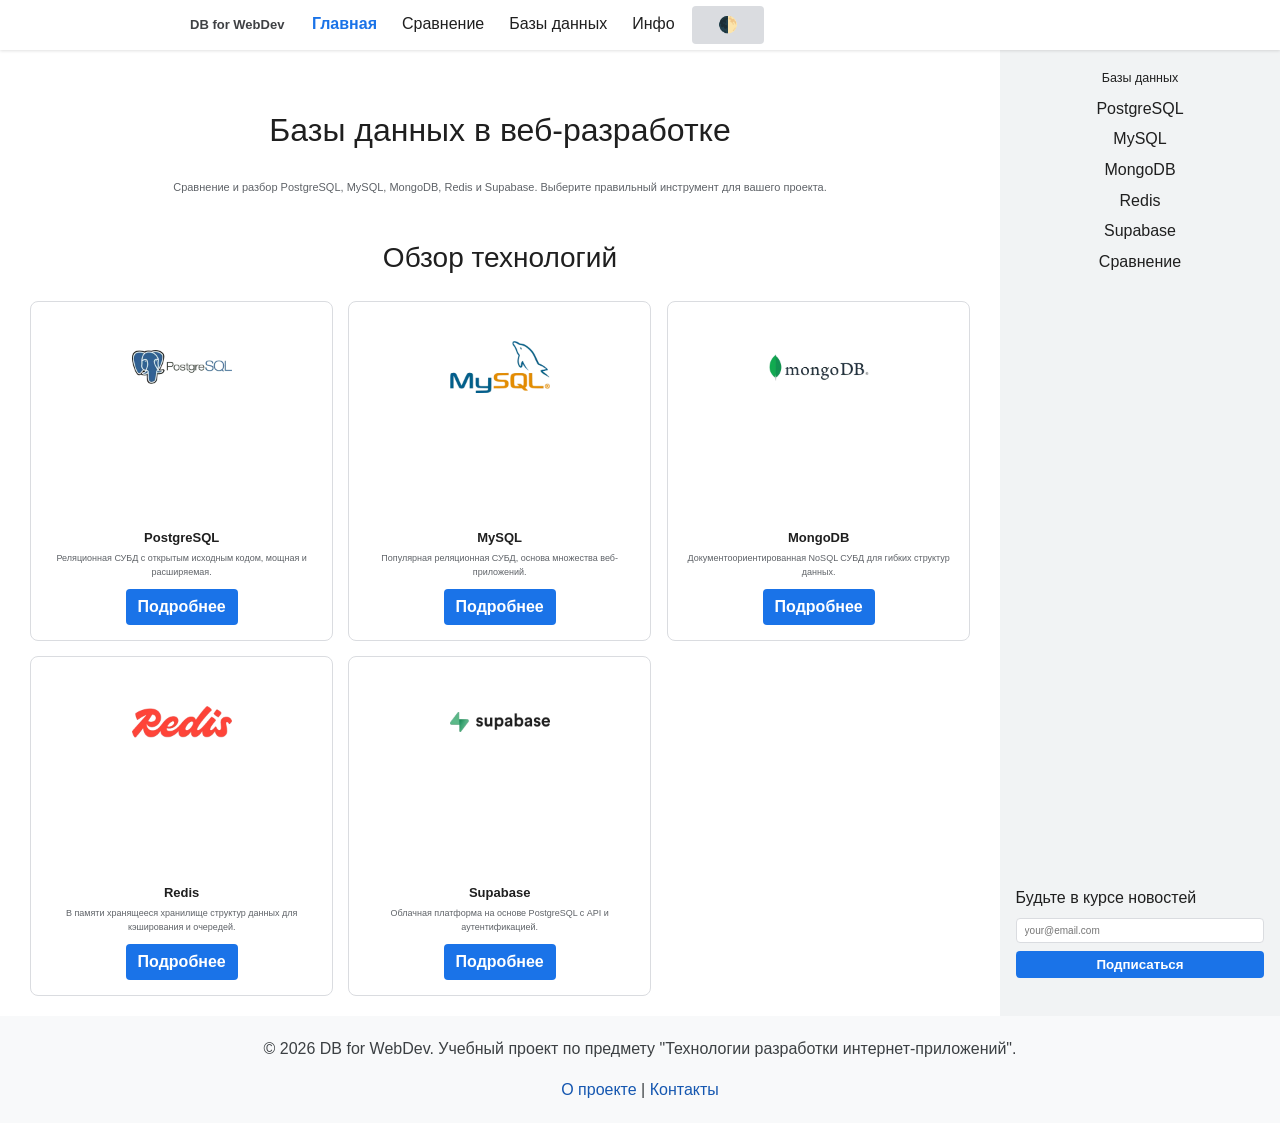
<file: index.html>
<!DOCTYPE html>
<html lang="ru" data-theme="light">
<head>
  <meta charset="UTF-8">
  <meta name="viewport" content="width=device-width, initial-scale=1.0">
  <meta name="description" content="Обзор баз данных для веб-разработки: PostgreSQL, MySQL, MongoDB, Redis, Supabase">
  <title>Базы данных для веба | DB for WebDev</title>

  <link rel="preload" href="assets/css/styles-min.css" as="style">
  <link rel="stylesheet" href="assets/css/styles-min.css">

  <script src="components/app-navbar-min.js" defer></script>
  <script src="components/app-footer-min.js" defer></script>
  <script src="components/info-card-min.js" defer></script>
  <script src="components/contact-form-min.js" defer></script>
  <script src="components/sidebar-content-min.js" defer></script>
  <script>
    (function() {
      const saved = localStorage.getItem('theme');
      const prefersDark = window.matchMedia('(prefers-color-scheme: dark)').matches;
      document.documentElement.setAttribute('data-theme', saved || (prefersDark ? 'dark' : 'light'));
    })();
  </script>
</head>
<body>
  <site-header current-page="home"></site-header>

  <main>
    <section class="hero" style="text-align:center; padding: var(--spacing-lg) 1rem;">
      <h1>Базы данных в веб-разработке</h1>
      <p style="font-size:1.1rem; color:var(--color-text-light); max-width:700px; margin:0 auto;">
        Сравнение и разбор PostgreSQL, MySQL, MongoDB, Redis и Supabase.
        Выберите правильный инструмент для вашего проекта.
      </p>
    </section>

    <section class="databases-grid">
      <div class="container">
        <h2 style="text-align:center;">Обзор технологий</h2>
        <div class="grid">
          <db-card
            data-name="PostgreSQL"
            data-logo-webp="assets/img/postgresql-logo.webp"
            data-logo-fallback="assets/img/postgresql-logo.png"
            data-link="pages/postgresql.html">
            <span slot="description">Реляционная СУБД с открытым исходным кодом, мощная и расширяемая.</span>
          </db-card>

          <db-card
            data-name="MySQL"
            data-logo-webp="assets/img/mysql-logo.webp"
            data-logo-fallback="assets/img/mysql-logo.png"
            data-link="pages/mysql.html">
            <span slot="description">Популярная реляционная СУБД, основа множества веб-приложений.</span>
          </db-card>

          <db-card
            data-name="MongoDB"
            data-logo-webp="assets/img/mongodb-logo.webp"
            data-logo-fallback="assets/img/mongodb-logo.png"
            data-link="pages/mongodb.html">
            <span slot="description">Документоориентированная NoSQL СУБД для гибких структур данных.</span>
          </db-card>

          <db-card
            data-name="Redis"
            data-logo-webp="assets/img/redis-logo.webp"
            data-logo-fallback="assets/img/redis-logo.png"
            data-link="pages/redis.html">
            <span slot="description">В памяти хранящееся хранилище структур данных для кэширования и очередей.</span>
          </db-card>

          <db-card
            data-name="Supabase"
            data-logo-webp="assets/img/supabase-logo.webp"
            data-logo-fallback="assets/img/supabase-logo.png"
            data-link="pages/supabase.html">
            <span slot="description">Облачная платформа на основе PostgreSQL с API и аутентификацией.</span>
          </db-card>
        </div>
      </div>
    </section>
  </main>

  <aside class="sidebar" aria-label="Навигация по базам данных">
    <sidebar-content></sidebar-content>
    <div class="container sidebar-bottom">
      <subscribe-form></subscribe-form>
    </div>
  </aside>

  <site-footer></site-footer>
</body>
</html>
</file>
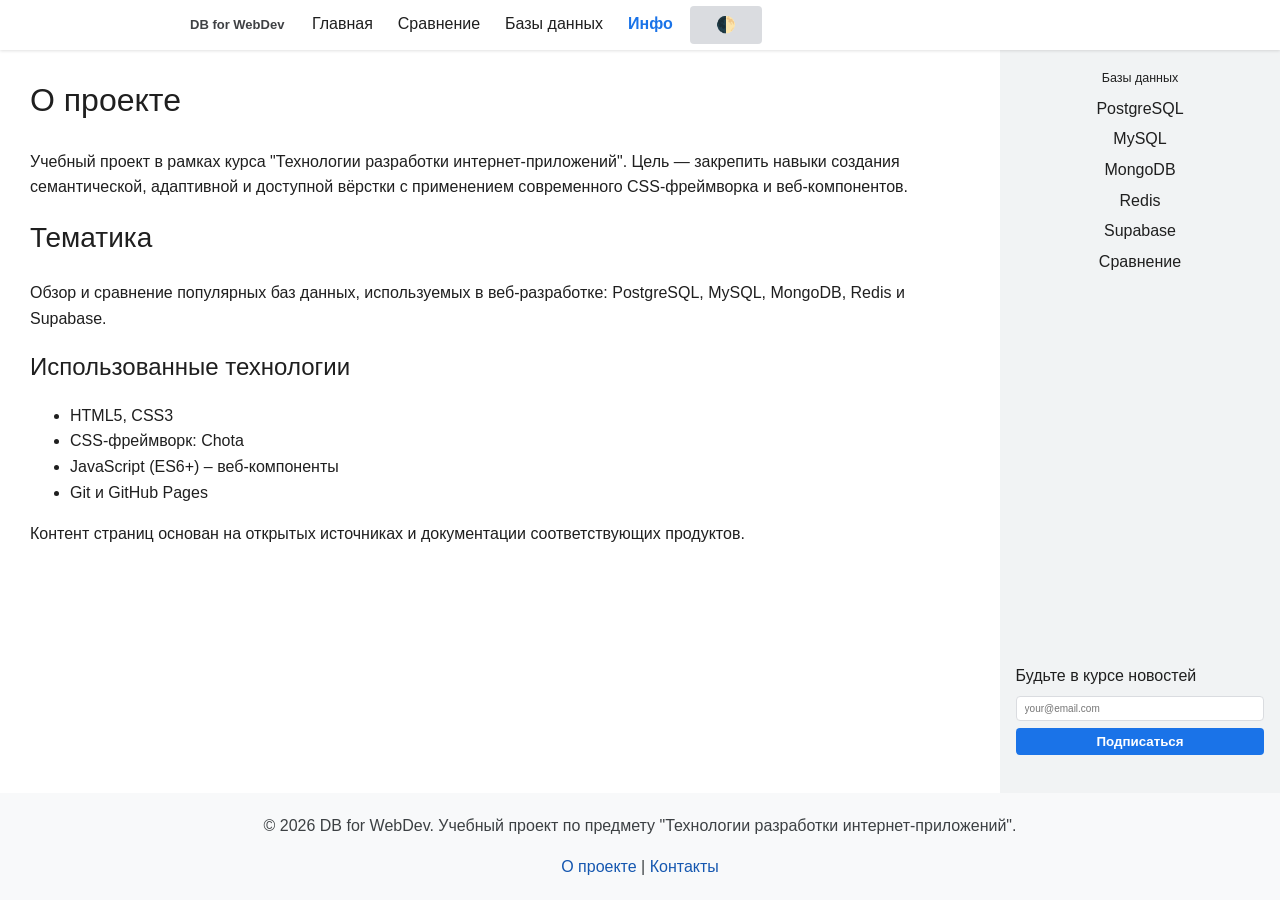
<file: pages/about.html>
<!DOCTYPE html>
<html lang="ru" data-theme="light">
<head>
  <meta charset="UTF-8">
  <meta name="viewport" content="width=device-width, initial-scale=1.0">
  <meta name="description" content="О проекте 'Базы данных в веб-разработке'">
  <title>О проекте | DB for WebDev</title>
  <link rel="preload" href="../assets/css/styles-min.css" as="style">
  <link rel="stylesheet" href="../assets/css/styles-min.css">
  <script src="../components/app-navbar-min.js" defer></script>
  <script src="../components/app-footer-min.js" defer></script>
  <script src="../components/contact-form-min.js" defer></script>
  <script src="../components/sidebar-content-min.js" defer></script>
  <script>
    (function() {
      const saved = localStorage.getItem('theme');
      const prefersDark = window.matchMedia('(prefers-color-scheme: dark)').matches;
      document.documentElement.setAttribute('data-theme', saved || (prefersDark ? 'dark' : 'light'));
    })();
  </script>
</head>
<body>
  <site-header current-page="about"></site-header>

  <main>
    <div class="container">
      <h1>О проекте</h1>
      <p>Учебный проект в рамках курса "Технологии разработки интернет-приложений". Цель — закрепить навыки создания семантической, адаптивной и доступной вёрстки с применением современного CSS‑фреймворка и веб‑компонентов.</p>
      <h2>Тематика</h2>
      <p>Обзор и сравнение популярных баз данных, используемых в веб‑разработке: PostgreSQL, MySQL, MongoDB, Redis и Supabase.</p>
      <h3>Использованные технологии</h3>
      <ul>
        <li>HTML5, CSS3</li>
        <li>CSS‑фреймворк: Chota</li>
        <li>JavaScript (ES6+) – веб‑компоненты</li>
        <li>Git и GitHub Pages</li>
      </ul>
      <p>Контент страниц основан на открытых источниках и документации соответствующих продуктов.</p>
    </div>
  </main>

  <aside class="sidebar" aria-label="Навигация по базам данных">
    <sidebar-content></sidebar-content>
    <div class="container sidebar-bottom">
      <subscribe-form></subscribe-form>
    </div>
  </aside>

  <site-footer></site-footer>
</body>
</html>
</file>
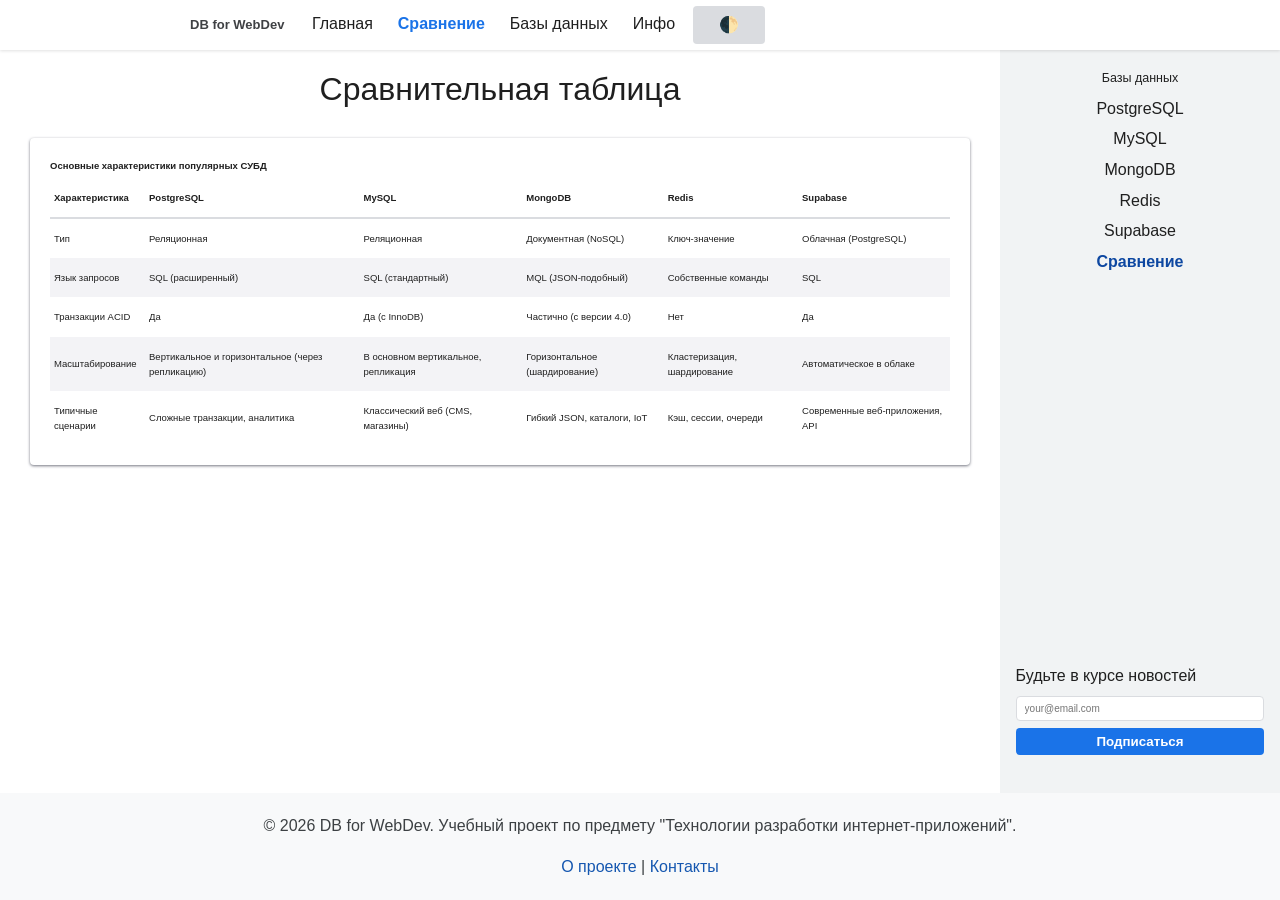
<file: pages/comparison.html>
<!DOCTYPE html>
<html lang="ru" data-theme="light">
<head>
  <meta charset="UTF-8">
  <meta name="viewport" content="width=device-width, initial-scale=1.0">
  <meta name="description" content="Сравнение баз данных: PostgreSQL, MySQL, MongoDB, Redis, Supabase">
  <title>Сравнение баз данных | DB for WebDev</title>
  <link rel="preload" href="../assets/css/styles-min.css" as="style">
  <link rel="stylesheet" href="../assets/css/styles-min.css">
  <script src="../components/app-navbar-min.js" defer></script>
  <script src="../components/app-footer-min.js" defer></script>
  <script src="../components/contact-form-min.js" defer></script>
  <script src="../components/sidebar-content-min.js" defer></script>
  <script>
    (function() {
      const saved = localStorage.getItem('theme');
      const prefersDark = window.matchMedia('(prefers-color-scheme: dark)').matches;
      document.documentElement.setAttribute('data-theme', saved || (prefersDark ? 'dark' : 'light'));
    })();
  </script>
</head>
<body>
  <site-header current-page="comparison"></site-header>

  <main>
    <h1 style="text-align:center; margin-top:0;">Сравнительная таблица</h1>
    <div class="container">
      <div class="card" style="padding: 2rem; overflow-x: auto;">
        <table class="striped" style="font-size: 0.95rem;">
          <caption style="font-weight: 600; margin-bottom: 0.5rem; caption-side: top; text-align: left;">
            Основные характеристики популярных СУБД
          </caption>
          <thead>
            <tr>
              <th scope="col">Характеристика</th>
              <th scope="col">PostgreSQL</th>
              <th scope="col">MySQL</th>
              <th scope="col">MongoDB</th>
              <th scope="col">Redis</th>
              <th scope="col">Supabase</th>
            </tr>
          </thead>
          <tbody>
            <tr>
              <td>Тип</td>
              <td>Реляционная</td>
              <td>Реляционная</td>
              <td>Документная (NoSQL)</td>
              <td>Ключ-значение</td>
              <td>Облачная (PostgreSQL)</td>
            </tr>
            <tr>
              <td>Язык запросов</td>
              <td>SQL (расширенный)</td>
              <td>SQL (стандартный)</td>
              <td>MQL (JSON-подобный)</td>
              <td>Собственные команды</td>
              <td>SQL</td>
            </tr>
            <tr>
              <td>Транзакции ACID</td>
              <td>Да</td>
              <td>Да (с InnoDB)</td>
              <td>Частично (с версии 4.0)</td>
              <td>Нет</td>
              <td>Да</td>
            </tr>
            <tr>
              <td>Масштабирование</td>
              <td>Вертикальное и горизонтальное (через репликацию)</td>
              <td>В основном вертикальное, репликация</td>
              <td>Горизонтальное (шардирование)</td>
              <td>Кластеризация, шардирование</td>
              <td>Автоматическое в облаке</td>
            </tr>
            <tr>
              <td>Типичные сценарии</td>
              <td>Сложные транзакции, аналитика</td>
              <td>Классический веб (CMS, магазины)</td>
              <td>Гибкий JSON, каталоги, IoT</td>
              <td>Кэш, сессии, очереди</td>
              <td>Современные веб-приложения, API</td>
            </tr>
          </tbody>
        </table>
      </div>
    </div>
  </main>

  <aside class="sidebar" aria-label="Навигация по базам данных">
    <sidebar-content current-page="comparison"></sidebar-content>
    <div class="container sidebar-bottom">
      <subscribe-form></subscribe-form>
    </div>
  </aside>

  <site-footer></site-footer>
</body>
</html>
</file>
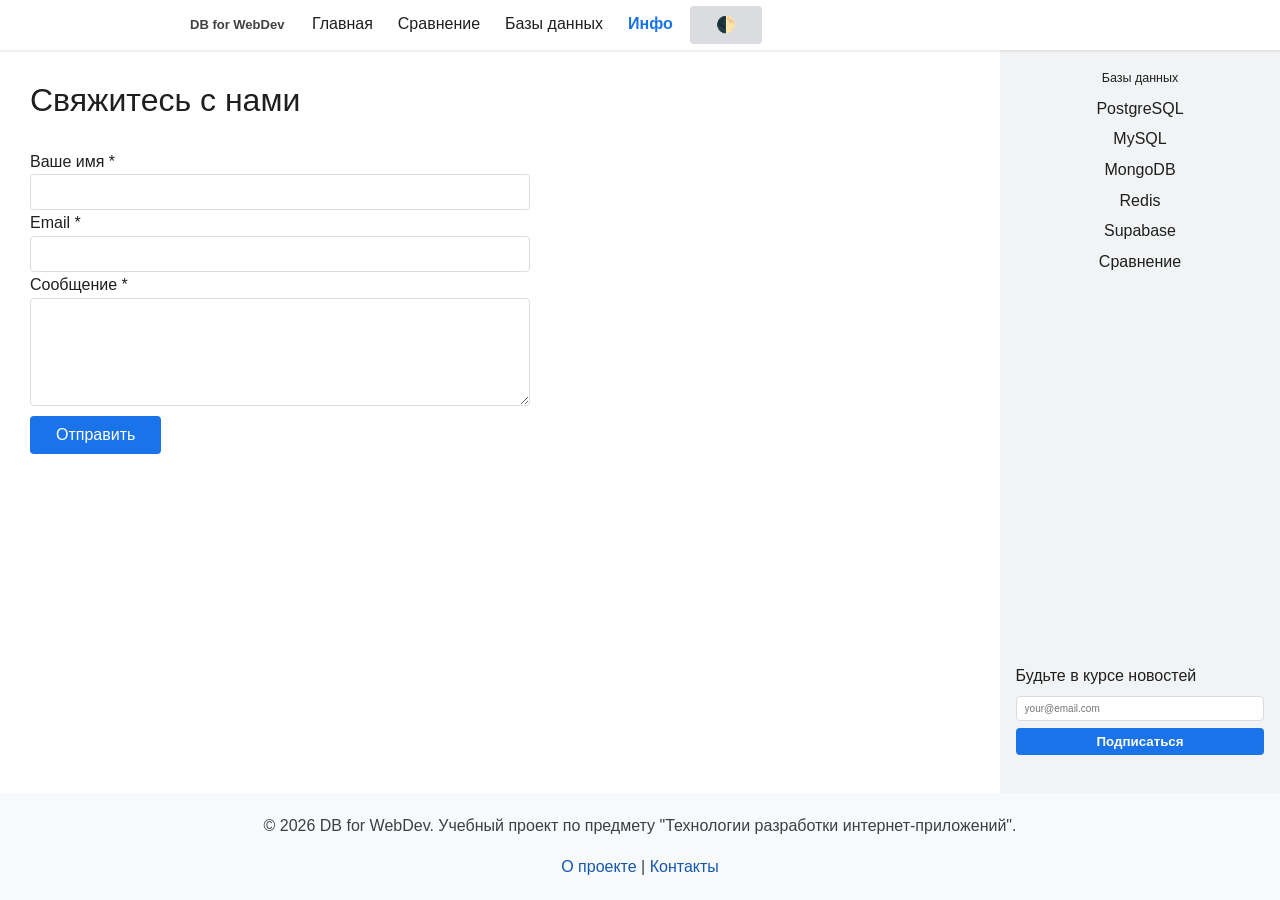
<file: pages/contact.html>
<!DOCTYPE html>
<html lang="ru" data-theme="light">
<head>
  <meta charset="UTF-8">
  <meta name="viewport" content="width=device-width, initial-scale=1.0">
  <meta name="description" content="Обратная связь с автором проекта">
  <title>Контакты | DB for WebDev</title>
  <link rel="preload" href="../assets/css/styles-min.css" as="style">
  <link rel="stylesheet" href="../assets/css/styles-min.css">
  <script src="../components/app-navbar-min.js" defer></script>
  <script src="../components/app-footer-min.js" defer></script>
  <script src="../components/contact-form-min.js" defer></script>
  <script src="../components/app-modal-min.js" defer></script>
  <script src="../components/sidebar-content-min.js" defer></script>
  <script>
    (function() {
      const saved = localStorage.getItem('theme');
      const prefersDark = window.matchMedia('(prefers-color-scheme: dark)').matches;
      document.documentElement.setAttribute('data-theme', saved || (prefersDark ? 'dark' : 'light'));
    })();
  </script>
</head>
<body>
  <site-header current-page="contact"></site-header>

  <main>
    <div class="container">
      <h1>Свяжитесь с нами</h1>
      <form id="contact-form" novalidate style="max-width: 500px;">
        <label for="name">Ваше имя <span aria-hidden="true">*</span></label>
        <input type="text" id="name" name="name" required autocomplete="name" aria-required="true">

        <label for="contact-email">Email <span aria-hidden="true">*</span></label>
        <input type="email" id="contact-email" name="email" required autocomplete="email" aria-required="true">

        <label for="message">Сообщение <span aria-hidden="true">*</span></label>
        <textarea id="message" name="message" rows="5" required aria-required="true"></textarea>

        <button type="submit" class="button primary" style="margin-top: 1rem;">Отправить</button>
        <div id="form-feedback" role="alert" aria-live="polite" style="margin-top: 0.5rem;"></div>
      </form>
    </div>
  </main>

  <aside class="sidebar" aria-label="Навигация по базам данных">
    <sidebar-content></sidebar-content>
    <div class="container sidebar-bottom">
      <subscribe-form></subscribe-form>
    </div>
  </aside>

  <site-footer></site-footer>

  <app-modal id="success-modal">
    <h2 slot="title">Сообщение отправлено</h2>
    <p>Спасибо за ваше сообщение! Мы свяжемся с вами в ближайшее время.</p>
    <button class="button primary" onclick="document.getElementById('success-modal').close()">Закрыть</button>
  </app-modal>

  <script>
    const form = document.getElementById('contact-form');
    const feedback = document.getElementById('form-feedback');
    const modal = document.getElementById('success-modal');
    const nameInput = document.getElementById('name');
    const emailInput = document.getElementById('contact-email');
    const messageInput = document.getElementById('message');

    [nameInput, emailInput, messageInput].forEach(input => {
      input.addEventListener('blur', () => {
        input.classList.add('touched');
      });
      input.addEventListener('input', () => {
        if (input.classList.contains('touched')) {
          input.checkValidity();
        }
      });
    });

    form.addEventListener('submit', function(e) {
      e.preventDefault();
      [nameInput, emailInput, messageInput].forEach(input => input.classList.add('touched'));

      const name = nameInput.value.trim();
      const email = emailInput.value.trim();
      const message = messageInput.value.trim();

      if (!name || !email || !message) {
        feedback.textContent = 'Пожалуйста, заполните все поля.';
        feedback.style.color = '#d93025';
        return;
      }
      const emailPattern = /^[^\s@]+@[^\s@]+\.[^\s@]+$/;
      if (!emailPattern.test(email)) {
        feedback.textContent = 'Введите корректный email адрес.';
        feedback.style.color = '#d93025';
        return;
      }

      if (modal) modal.setAttribute('open', '');
      feedback.textContent = '';
      form.reset();
      [nameInput, emailInput, messageInput].forEach(input => input.classList.remove('touched'));
    });
  </script>
</body>
</html>
</file>
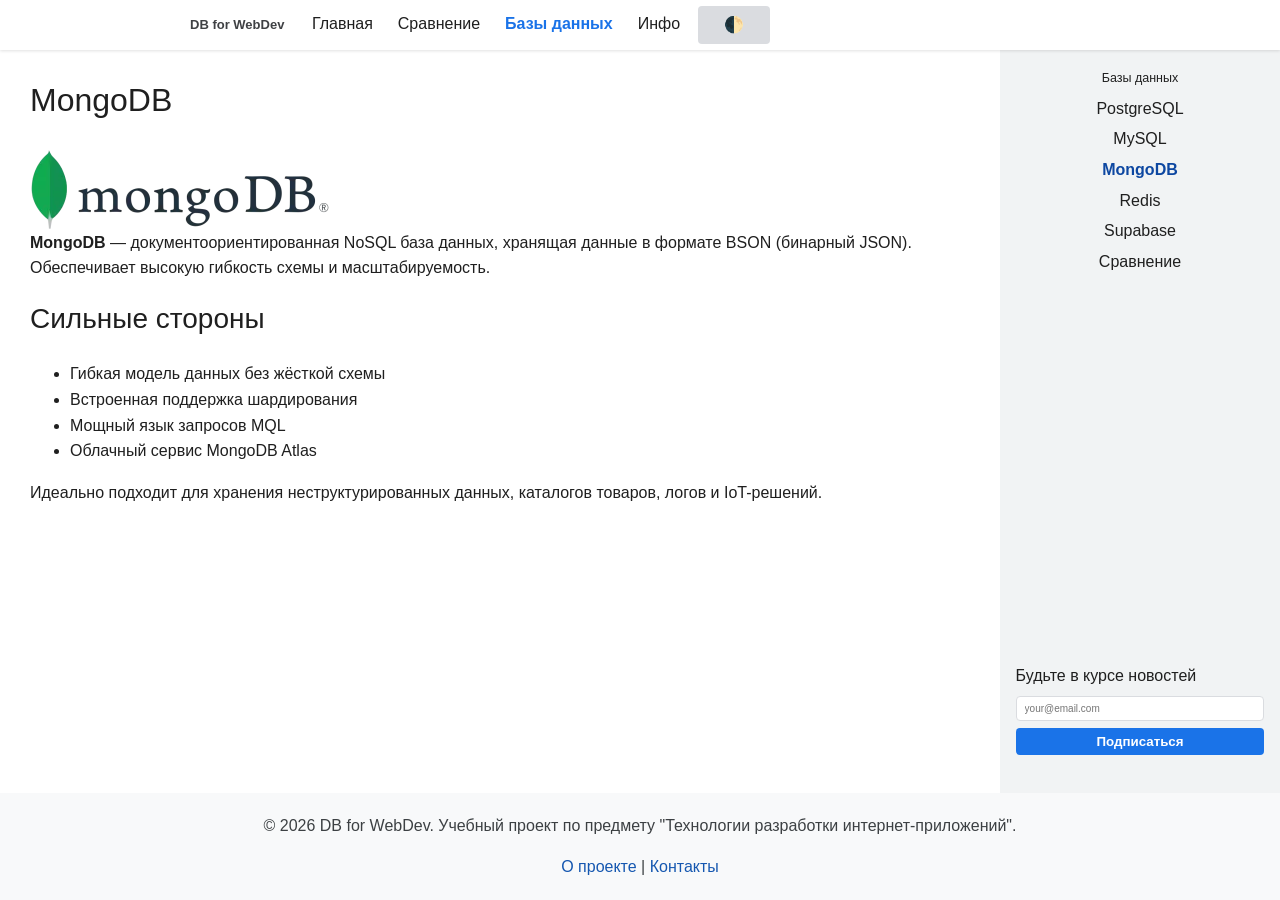
<file: pages/mongodb.html>
<!DOCTYPE html>
<html lang="ru" data-theme="light">
<head>
  <meta charset="UTF-8">
  <meta name="viewport" content="width=device-width, initial-scale=1.0">
  <meta name="description" content="MongoDB — документоориентированная NoSQL СУБД">
  <title>MongoDB | DB for WebDev</title>
  <link rel="preload" href="../assets/css/styles-min.css" as="style">
  <link rel="stylesheet" href="../assets/css/styles-min.css">
  <script src="../components/app-navbar-min.js" defer></script>
  <script src="../components/app-footer-min.js" defer></script>
  <script src="../components/contact-form-min.js" defer></script>
  <script src="../components/sidebar-content-min.js" defer></script>
  <script>
    (function() {
      const saved = localStorage.getItem('theme');
      const prefersDark = window.matchMedia('(prefers-color-scheme: dark)').matches;
      document.documentElement.setAttribute('data-theme', saved || (prefersDark ? 'dark' : 'light'));
    })();
  </script>
</head>
<body>
  <site-header current-page="mongodb"></site-header>

  <main>
    <div class="container">
      <article>
        <h1>MongoDB</h1>
        <picture>
          <source srcset="../assets/img/mongodb-logo.webp" type="image/webp">
          <img src="../assets/img/mongodb-logo.png" alt="Логотип MongoDB" fetchpriority="high" width="300">
        </picture>
        <p><strong>MongoDB</strong> — документоориентированная NoSQL база данных, хранящая данные в формате BSON (бинарный JSON). Обеспечивает высокую гибкость схемы и масштабируемость.</p>
        <h2>Сильные стороны</h2>
        <ul>
          <li>Гибкая модель данных без жёсткой схемы</li>
          <li>Встроенная поддержка шардирования</li>
          <li>Мощный язык запросов MQL</li>
          <li>Облачный сервис MongoDB Atlas</li>
        </ul>
        <p>Идеально подходит для хранения неструктурированных данных, каталогов товаров, логов и IoT-решений.</p>
      </article>
    </div>
  </main>

  <aside class="sidebar" aria-label="Навигация по базам данных">
    <sidebar-content current-page="mongodb"></sidebar-content>
    <div class="container sidebar-bottom">
      <subscribe-form></subscribe-form>
    </div>
  </aside>

  <site-footer></site-footer>
</body>
</html>
</file>
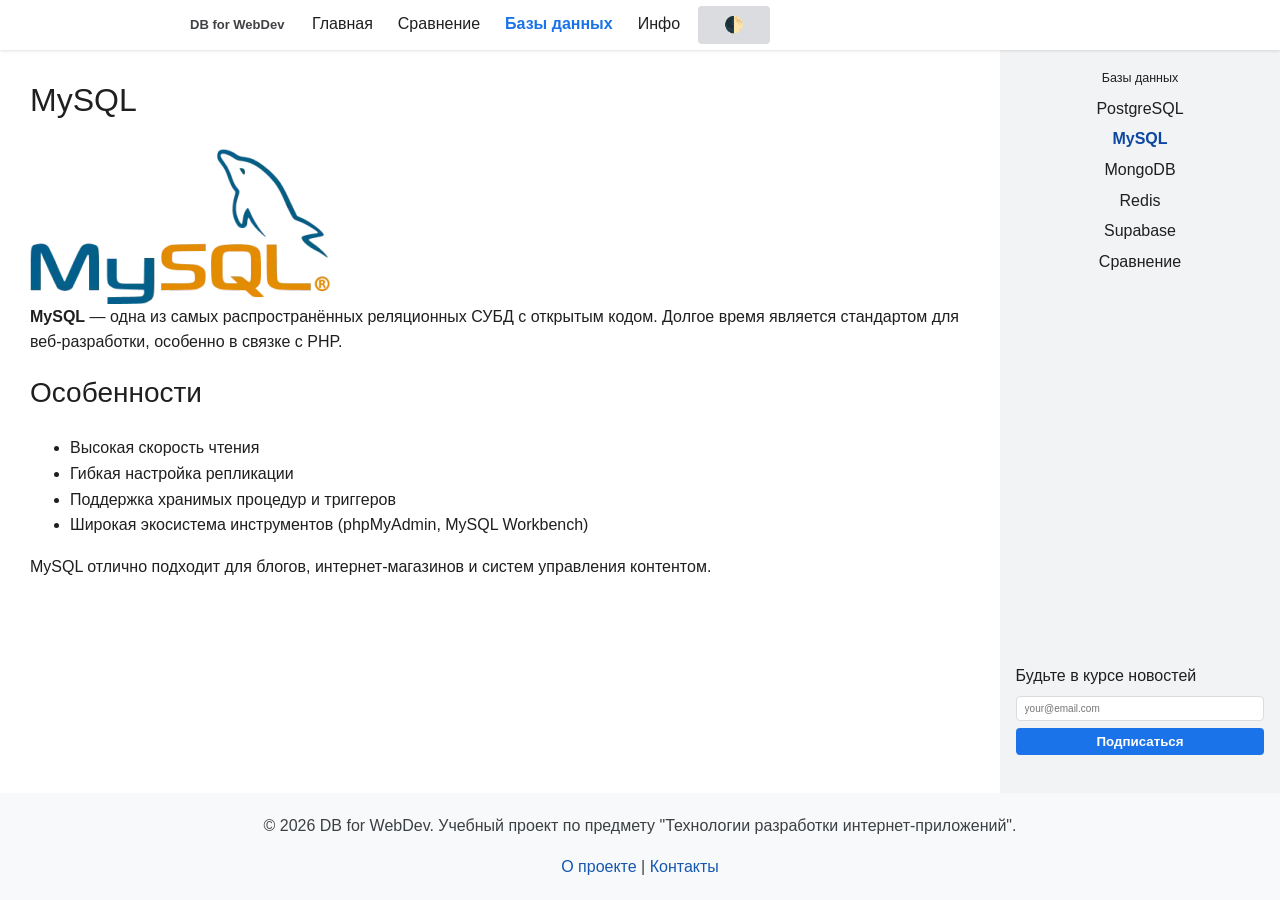
<file: pages/mysql.html>
<!DOCTYPE html>
<html lang="ru" data-theme="light">
<head>
  <meta charset="UTF-8">
  <meta name="viewport" content="width=device-width, initial-scale=1.0">
  <meta name="description" content="MySQL — популярная реляционная СУБД для веб-приложений">
  <title>MySQL | DB for WebDev</title>
  <link rel="preload" href="../assets/css/styles-min.css" as="style">
  <link rel="stylesheet" href="../assets/css/styles-min.css">
  <script src="../components/app-navbar-min.js" defer></script>
  <script src="../components/app-footer-min.js" defer></script>
  <script src="../components/contact-form-min.js" defer></script>
  <script src="../components/sidebar-content-min.js" defer></script>
  <script>
    (function() {
      const saved = localStorage.getItem('theme');
      const prefersDark = window.matchMedia('(prefers-color-scheme: dark)').matches;
      document.documentElement.setAttribute('data-theme', saved || (prefersDark ? 'dark' : 'light'));
    })();
  </script>
</head>
<body>
  <site-header current-page="mysql"></site-header>

  <main>
    <div class="container">
      <article>
        <h1>MySQL</h1>
        <picture>
          <source srcset="../assets/img/mysql-logo.webp" type="image/webp">
          <img src="../assets/img/mysql-logo.png" alt="Логотип MySQL" fetchpriority="high" width="300">
        </picture>
        <p><strong>MySQL</strong> — одна из самых распространённых реляционных СУБД с открытым кодом. Долгое время является стандартом для веб-разработки, особенно в связке с PHP.</p>
        <h2>Особенности</h2>
        <ul>
          <li>Высокая скорость чтения</li>
          <li>Гибкая настройка репликации</li>
          <li>Поддержка хранимых процедур и триггеров</li>
          <li>Широкая экосистема инструментов (phpMyAdmin, MySQL Workbench)</li>
        </ul>
        <p>MySQL отлично подходит для блогов, интернет-магазинов и систем управления контентом.</p>
      </article>
    </div>
  </main>

  <aside class="sidebar" aria-label="Навигация по базам данных">
    <sidebar-content current-page="mysql"></sidebar-content>
    <div class="container sidebar-bottom">
      <subscribe-form></subscribe-form>
    </div>
  </aside>

  <site-footer></site-footer>
</body>
</html>
</file>
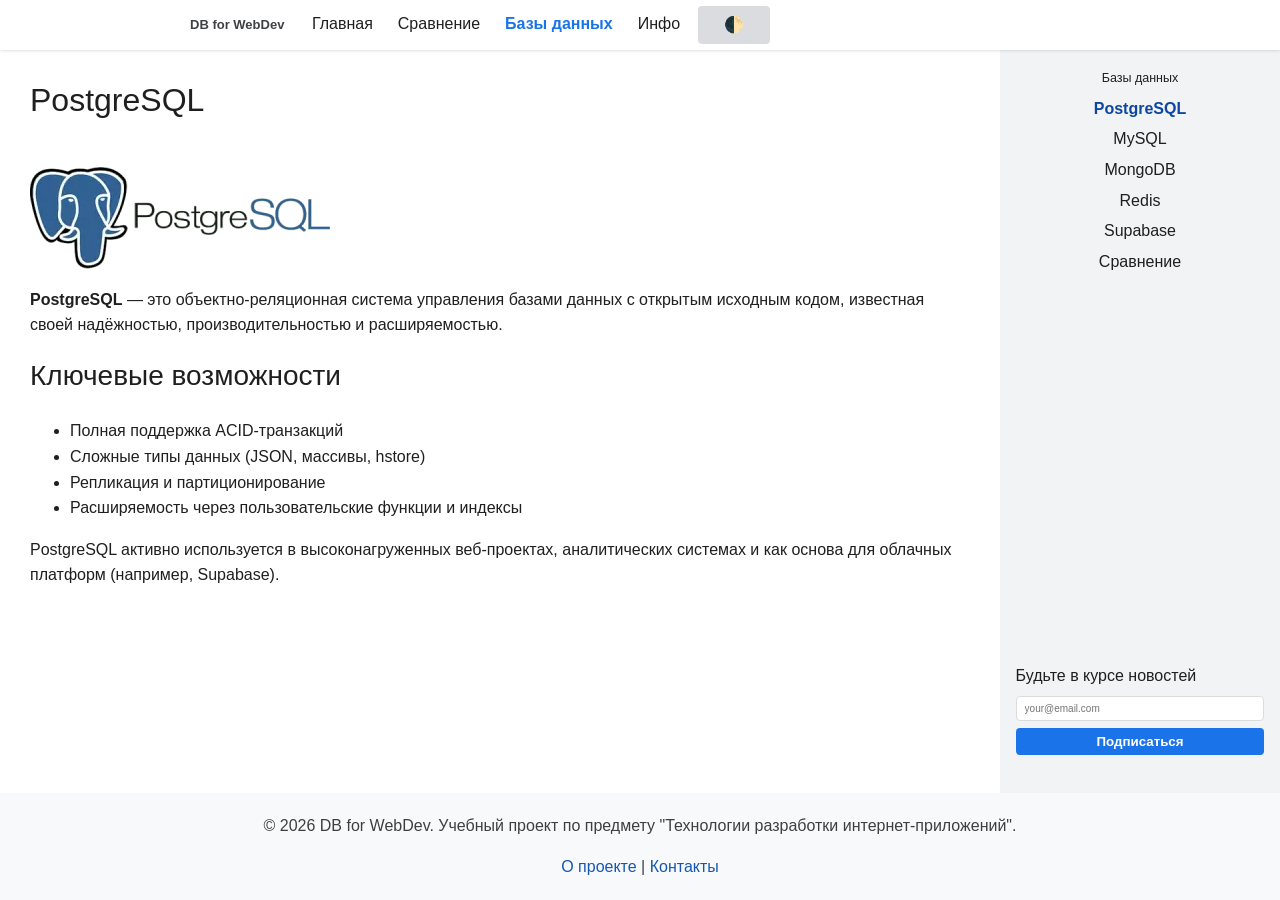
<file: pages/postgresql.html>
<!DOCTYPE html>
<html lang="ru" data-theme="light">
<head>
  <meta charset="UTF-8">
  <meta name="viewport" content="width=device-width, initial-scale=1.0">
  <meta name="description" content="PostgreSQL — мощная реляционная СУБД с открытым кодом">
  <title>PostgreSQL | DB for WebDev</title>
  <link rel="preload" href="../assets/css/styles-min.css" as="style">
  <link rel="stylesheet" href="../assets/css/styles-min.css">
  <script src="../components/app-navbar-min.js" defer></script>
  <script src="../components/app-footer-min.js" defer></script>
  <script src="../components/contact-form-min.js" defer></script>
  <script src="../components/sidebar-content-min.js" defer></script>
  <script>
    (function() {
      const saved = localStorage.getItem('theme');
      const prefersDark = window.matchMedia('(prefers-color-scheme: dark)').matches;
      document.documentElement.setAttribute('data-theme', saved || (prefersDark ? 'dark' : 'light'));
    })();
  </script>
</head>
<body>
  <site-header current-page="postgresql"></site-header>

  <main>
    <div class="container">
      <article>
        <h1>PostgreSQL</h1>
          <picture>
            <source srcset="../assets/img/postgresql-logo.webp" type="image/webp">
            <img src="../assets/img/postgresql-logo.png" alt="Логотип PostgreSQL" fetchpriority="high" width="300">
          </picture>
        <p><strong>PostgreSQL</strong> — это объектно-реляционная система управления базами данных с открытым исходным кодом, известная своей надёжностью, производительностью и расширяемостью.</p>
        <h2>Ключевые возможности</h2>
        <ul>
          <li>Полная поддержка ACID-транзакций</li>
          <li>Сложные типы данных (JSON, массивы, hstore)</li>
          <li>Репликация и партиционирование</li>
          <li>Расширяемость через пользовательские функции и индексы</li>
        </ul>
        <p>PostgreSQL активно используется в высоконагруженных веб-проектах, аналитических системах и как основа для облачных платформ (например, Supabase).</p>
      </article>
    </div>
  </main>

  <aside class="sidebar" aria-label="Навигация по базам данных">
    <sidebar-content current-page="postgresql"></sidebar-content>
    <div class="container sidebar-bottom">
      <subscribe-form></subscribe-form>
    </div>
  </aside>

  <site-footer></site-footer>
</body>
</html>
</file>
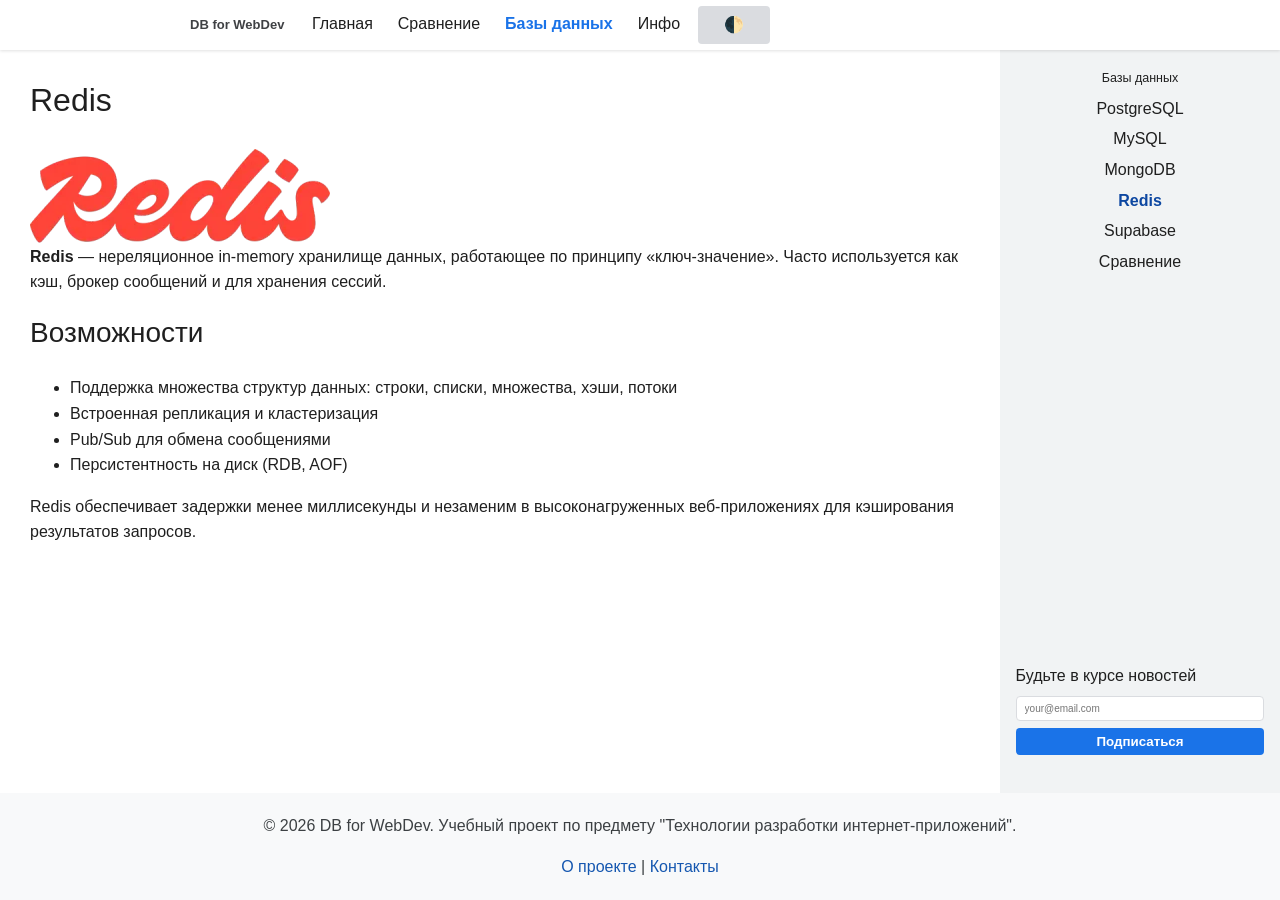
<file: pages/redis.html>
<!DOCTYPE html>
<html lang="ru" data-theme="light">
<head>
  <meta charset="UTF-8">
  <meta name="viewport" content="width=device-width, initial-scale=1.0">
  <meta name="description" content="Redis — хранилище структур данных в памяти">
  <title>Redis | DB for WebDev</title>
  <link rel="preload" href="../assets/css/styles-min.css" as="style">
  <link rel="stylesheet" href="../assets/css/styles-min.css">
  <script src="../components/app-navbar-min.js" defer></script>
  <script src="../components/app-footer-min.js" defer></script>
  <script src="../components/contact-form-min.js" defer></script>
  <script src="../components/sidebar-content-min.js" defer></script>
  <script>
    (function() {
      const saved = localStorage.getItem('theme');
      const prefersDark = window.matchMedia('(prefers-color-scheme: dark)').matches;
      document.documentElement.setAttribute('data-theme', saved || (prefersDark ? 'dark' : 'light'));
    })();
  </script>
</head>
<body>
  <site-header current-page="redis"></site-header>

  <main>
    <div class="container">
      <article>
        <h1>Redis</h1>
        <picture>
          <source srcset="../assets/img/redis-logo.webp" type="image/webp">
          <img src="../assets/img/redis-logo.png" alt="Логотип Redis" fetchpriority="high" width="300">
        </picture>
        <p><strong>Redis</strong> — нереляционное in-memory хранилище данных, работающее по принципу «ключ‑значение». Часто используется как кэш, брокер сообщений и для хранения сессий.</p>
        <h2>Возможности</h2>
        <ul>
          <li>Поддержка множества структур данных: строки, списки, множества, хэши, потоки</li>
          <li>Встроенная репликация и кластеризация</li>
          <li>Pub/Sub для обмена сообщениями</li>
          <li>Персистентность на диск (RDB, AOF)</li>
        </ul>
        <p>Redis обеспечивает задержки менее миллисекунды и незаменим в высоконагруженных веб-приложениях для кэширования результатов запросов.</p>
      </article>
    </div>
  </main>

  <aside class="sidebar" aria-label="Навигация по базам данных">
    <sidebar-content current-page="redis"></sidebar-content>
    <div class="container sidebar-bottom">
      <subscribe-form></subscribe-form>
    </div>
  </aside>

  <site-footer></site-footer>
</body>
</html>
</file>
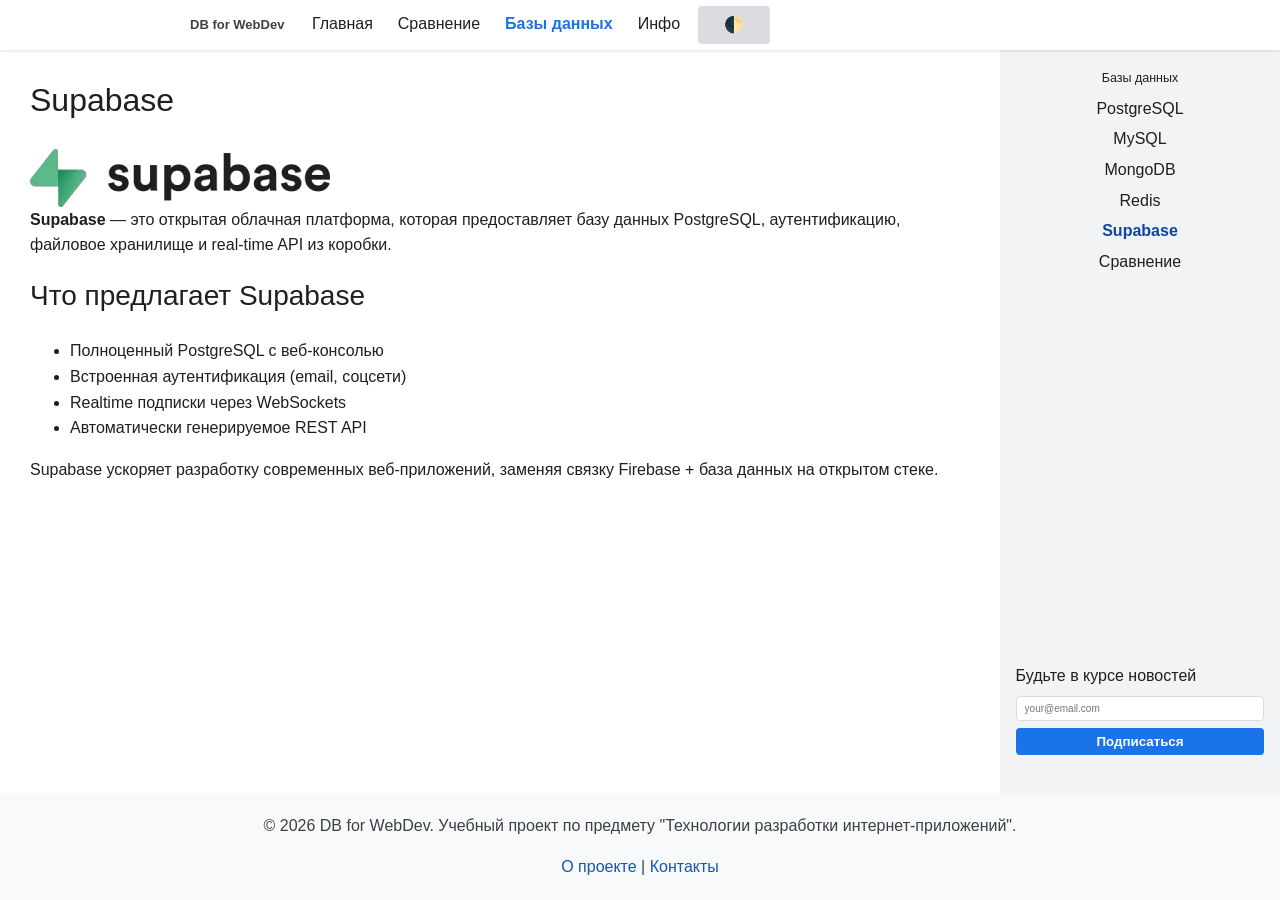
<file: pages/supabase.html>
<!DOCTYPE html>
<html lang="ru" data-theme="light">
<head>
  <meta charset="UTF-8">
  <meta name="viewport" content="width=device-width, initial-scale=1.0">
  <meta name="description" content="Supabase — облачная платформа на основе PostgreSQL">
  <title>Supabase | DB for WebDev</title>
  <link rel="preload" href="../assets/css/styles-min.css" as="style">
  <link rel="stylesheet" href="../assets/css/styles-min.css">
  <script src="../components/app-navbar-min.js" defer></script>
  <script src="../components/app-footer-min.js" defer></script>
  <script src="../components/contact-form-min.js" defer></script>
  <script src="../components/sidebar-content-min.js" defer></script>
  <script>
    (function() {
      const saved = localStorage.getItem('theme');
      const prefersDark = window.matchMedia('(prefers-color-scheme: dark)').matches;
      document.documentElement.setAttribute('data-theme', saved || (prefersDark ? 'dark' : 'light'));
    })();
  </script>
</head>
<body>
  <site-header current-page="supabase"></site-header>

  <main>
    <div class="container">
      <article>
        <h1>Supabase</h1>
        <picture>
          <source srcset="../assets/img/supabase-logo.webp" type="image/webp">
          <img src="../assets/img/supabase-logo.png" alt="Логотип Supabase" fetchpriority="high" width="300">
        </picture>
        <p><strong>Supabase</strong> — это открытая облачная платформа, которая предоставляет базу данных PostgreSQL, аутентификацию, файловое хранилище и real‑time API из коробки.</p>
        <h2>Что предлагает Supabase</h2>
        <ul>
          <li>Полноценный PostgreSQL с веб‑консолью</li>
          <li>Встроенная аутентификация (email, соцсети)</li>
          <li>Realtime подписки через WebSockets</li>
          <li>Автоматически генерируемое REST API</li>
        </ul>
        <p>Supabase ускоряет разработку современных веб‑приложений, заменяя связку Firebase + база данных на открытом стеке.</p>
      </article>
    </div>
  </main>

  <aside class="sidebar" aria-label="Навигация по базам данных">
    <sidebar-content current-page="supabase"></sidebar-content>
    <div class="container sidebar-bottom">
      <subscribe-form></subscribe-form>
    </div>
  </aside>

  <site-footer></site-footer>
</body>
</html>
</file>
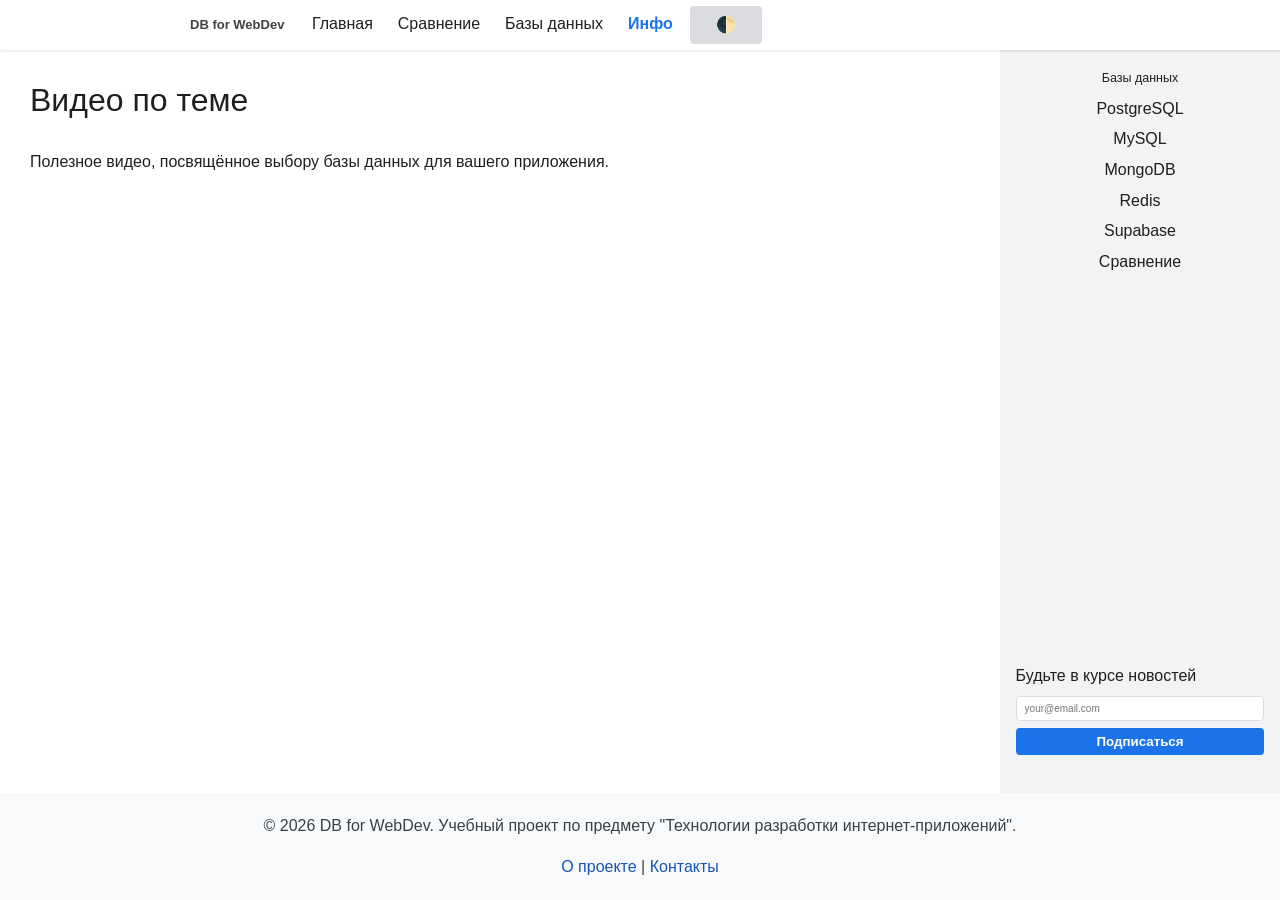
<file: pages/videos.html>
<!DOCTYPE html>
<html lang="ru" data-theme="light">
<head>
  <meta charset="UTF-8">
  <meta name="viewport" content="width=device-width, initial-scale=1.0">
  <meta name="description" content="Видео о базах данных в веб-разработке">
  <title>Видео | DB for WebDev</title>
  <link rel="preload" href="../assets/css/styles-min.css" as="style">
  <link rel="stylesheet" href="../assets/css/styles-min.css">
  <script src="../components/app-navbar-min.js" defer></script>
  <script src="../components/app-footer-min.js" defer></script>
  <script src="../components/contact-form-min.js" defer></script>
  <script src="../components/sidebar-content-min.js" defer></script>
  <script>
    (function() {
      const saved = localStorage.getItem('theme');
      const prefersDark = window.matchMedia('(prefers-color-scheme: dark)').matches;
      document.documentElement.setAttribute('data-theme', saved || (prefersDark ? 'dark' : 'light'));
    })();
  </script>
</head>
<body>
  <site-header current-page="videos"></site-header>

  <main>
    <div class="container">
      <h1>Видео по теме</h1>
      <p>Полезное видео, посвящённое выбору базы данных для вашего приложения.</p>
      <div class="video-wrapper">
        <iframe width="560" height="425"
                src="https://www.youtube.com/embed/7nBVXutEgIA"
                title="Видео: Что такое базы данных и зачем они нужны"
                loading="lazy"
                allow="accelerometer; autoplay; clipboard-write; encrypted-media; gyroscope; picture-in-picture"
                allowfullscreen
                style="width:100%; aspect-ratio: 16/9; border: none;">
        </iframe>
      </div>
    </div>
  </main>

  <aside class="sidebar" aria-label="Навигация по базам данных">
    <sidebar-content></sidebar-content>
    <div class="container sidebar-bottom">
      <subscribe-form></subscribe-form>
    </div>
  </aside>

  <site-footer></site-footer>
</body>
</html>
</file>
<file: assets/css/styles-min.css>
:root{--bg-color:#fff;--bg-secondary-color:#f3f3f6;--color-primary:#14854f;--color-lightGrey:#d2d6dd;--color-grey:#747681;--color-darkGrey:#3f4144;--color-error:#d43939;--color-success:#28bd14;--grid-maxWidth:120rem;--grid-gutter:2rem;--font-size:1.6rem;--font-color:#333;--font-family-sans:-apple-system,"BlinkMacSystemFont","Avenir","Avenir Next","Segoe UI","Roboto","Oxygen","Ubuntu","Cantarell","Fira Sans","Droid Sans","Helvetica Neue",sans-serif;--font-family-mono:monaco,"Consolas","Lucida Console",monospace}html{-webkit-box-sizing:border-box;box-sizing:border-box;font-size:62.5%;line-height:1.15;-webkit-text-size-adjust:100%;-moz-text-size-adjust:100%;-ms-text-size-adjust:100%;text-size-adjust:100%}*,*::before,*::after{-webkit-box-sizing:inherit;box-sizing:inherit}body{background-color:var(--bg-color);line-height:1.6;font-size:var(--font-size);color:var(--font-color);font-family:"Segoe UI","Helvetica Neue",sans-serif;font-family:var(--font-family-sans);margin:0;padding:0}h1,h2,h3,h4,h5,h6{font-weight:500;margin:.35em 0 .7em}h1{font-size:2em}h2{font-size:1.75em}h3{font-size:1.5em}h4{font-size:1.25em}h5{font-size:1em}h6{font-size:.85em}a{color:var(--color-primary);text-decoration:none}a:hover:not(.button){opacity:.75}button{font-family:inherit}p{margin-top:0}blockquote{background-color:var(--bg-secondary-color);padding:1.5rem 2rem;border-left:3px solid var(--color-lightGrey)}dl dt{font-weight:bold}hr{border:none;background-color:var(--color-lightGrey);height:1px;margin:1rem 0}table{width:100%;border:none;border-collapse:collapse;border-spacing:0;text-align:left}table.striped tr:nth-of-type(2n){background-color:var(--bg-secondary-color)}td,th{vertical-align:middle;padding:1.2rem .4rem}thead{border-bottom:2px solid var(--color-lightGrey)}tfoot{border-top:2px solid var(--color-lightGrey)}code,kbd,pre,samp,tt{font-family:var(--font-family-mono)}code,kbd{font-size:90%;white-space:pre-wrap;border-radius:4px;padding:.2em .4em;background-color:var(--bg-secondary-color);color:var(--color-error)}pre{background-color:var(--bg-secondary-color);font-size:1em;padding:1rem;overflow-x:auto}pre code{background:none;padding:0}abbr[title]{border-bottom:none;text-decoration:underline;-webkit-text-decoration:underline dotted;text-decoration:underline dotted}img{max-width:100%}fieldset{border:1px solid var(--color-lightGrey)}iframe{border:0}.container{max-width:var(--grid-maxWidth);margin:0 auto;width:96%;padding:0 calc(var(--grid-gutter) / 2)}.row{display:-webkit-box;display:-ms-flexbox;display:flex;-webkit-box-orient:horizontal;-webkit-box-direction:normal;-ms-flex-flow:row wrap;flex-flow:row wrap;-webkit-box-pack:start;-ms-flex-pack:start;justify-content:flex-start;margin-left:calc(var(--grid-gutter) / -2);margin-right:calc(var(--grid-gutter) / -2)}.row.reverse{-webkit-box-orient:horizontal;-webkit-box-direction:reverse;-ms-flex-direction:row-reverse;flex-direction:row-reverse}.col{-webkit-box-flex:1;-ms-flex:1;flex:1}.col,[class*=" col-"],[class^="col-"]{margin:0 calc(var(--grid-gutter) / 2) calc(var(--grid-gutter) / 2)}.col-1{-webkit-box-flex:0;-ms-flex:0 0 calc((100% / (12/1)) - var(--grid-gutter));flex:0 0 calc((100% / (12/1)) - var(--grid-gutter));max-width:calc((100% / (12/1)) - var(--grid-gutter))}.col-2{-webkit-box-flex:0;-ms-flex:0 0 calc((100% / (12/2)) - var(--grid-gutter));flex:0 0 calc((100% / (12/2)) - var(--grid-gutter));max-width:calc((100% / (12/2)) - var(--grid-gutter))}.col-3{-webkit-box-flex:0;-ms-flex:0 0 calc((100% / (12/3)) - var(--grid-gutter));flex:0 0 calc((100% / (12/3)) - var(--grid-gutter));max-width:calc((100% / (12/3)) - var(--grid-gutter))}.col-4{-webkit-box-flex:0;-ms-flex:0 0 calc((100% / (12/4)) - var(--grid-gutter));flex:0 0 calc((100% / (12/4)) - var(--grid-gutter));max-width:calc((100% / (12/4)) - var(--grid-gutter))}.col-5{-webkit-box-flex:0;-ms-flex:0 0 calc((100% / (12/5)) - var(--grid-gutter));flex:0 0 calc((100% / (12/5)) - var(--grid-gutter));max-width:calc((100% / (12/5)) - var(--grid-gutter))}.col-6{-webkit-box-flex:0;-ms-flex:0 0 calc((100% / (12/6)) - var(--grid-gutter));flex:0 0 calc((100% / (12/6)) - var(--grid-gutter));max-width:calc((100% / (12/6)) - var(--grid-gutter))}.col-7{-webkit-box-flex:0;-ms-flex:0 0 calc((100% / (12/7)) - var(--grid-gutter));flex:0 0 calc((100% / (12/7)) - var(--grid-gutter));max-width:calc((100% / (12/7)) - var(--grid-gutter))}.col-8{-webkit-box-flex:0;-ms-flex:0 0 calc((100% / (12/8)) - var(--grid-gutter));flex:0 0 calc((100% / (12/8)) - var(--grid-gutter));max-width:calc((100% / (12/8)) - var(--grid-gutter))}.col-9{-webkit-box-flex:0;-ms-flex:0 0 calc((100% / (12/9)) - var(--grid-gutter));flex:0 0 calc((100% / (12/9)) - var(--grid-gutter));max-width:calc((100% / (12/9)) - var(--grid-gutter))}.col-10{-webkit-box-flex:0;-ms-flex:0 0 calc((100% / (12/10)) - var(--grid-gutter));flex:0 0 calc((100% / (12/10)) - var(--grid-gutter));max-width:calc((100% / (12/10)) - var(--grid-gutter))}.col-11{-webkit-box-flex:0;-ms-flex:0 0 calc((100% / (12/11)) - var(--grid-gutter));flex:0 0 calc((100% / (12/11)) - var(--grid-gutter));max-width:calc((100% / (12/11)) - var(--grid-gutter))}.col-12{-webkit-box-flex:0;-ms-flex:0 0 calc((100% / (12/12)) - var(--grid-gutter));flex:0 0 calc((100% / (12/12)) - var(--grid-gutter));max-width:calc((100% / (12/12)) - var(--grid-gutter))}@media screen and (max-width:599px){.container{width:100%}.col,[class*="col-"],[class^="col-"]{-webkit-box-flex:0;-ms-flex:0 1 100%;flex:0 1 100%;max-width:100%}}@media screen and (min-width:900px){.col-1-md{-webkit-box-flex:0;-ms-flex:0 0 calc((100% / (12/1)) - var(--grid-gutter));flex:0 0 calc((100% / (12/1)) - var(--grid-gutter));max-width:calc((100% / (12/1)) - var(--grid-gutter))}.col-2-md{-webkit-box-flex:0;-ms-flex:0 0 calc((100% / (12/2)) - var(--grid-gutter));flex:0 0 calc((100% / (12/2)) - var(--grid-gutter));max-width:calc((100% / (12/2)) - var(--grid-gutter))}.col-3-md{-webkit-box-flex:0;-ms-flex:0 0 calc((100% / (12/3)) - var(--grid-gutter));flex:0 0 calc((100% / (12/3)) - var(--grid-gutter));max-width:calc((100% / (12/3)) - var(--grid-gutter))}.col-4-md{-webkit-box-flex:0;-ms-flex:0 0 calc((100% / (12/4)) - var(--grid-gutter));flex:0 0 calc((100% / (12/4)) - var(--grid-gutter));max-width:calc((100% / (12/4)) - var(--grid-gutter))}.col-5-md{-webkit-box-flex:0;-ms-flex:0 0 calc((100% / (12/5)) - var(--grid-gutter));flex:0 0 calc((100% / (12/5)) - var(--grid-gutter));max-width:calc((100% / (12/5)) - var(--grid-gutter))}.col-6-md{-webkit-box-flex:0;-ms-flex:0 0 calc((100% / (12/6)) - var(--grid-gutter));flex:0 0 calc((100% / (12/6)) - var(--grid-gutter));max-width:calc((100% / (12/6)) - var(--grid-gutter))}.col-7-md{-webkit-box-flex:0;-ms-flex:0 0 calc((100% / (12/7)) - var(--grid-gutter));flex:0 0 calc((100% / (12/7)) - var(--grid-gutter));max-width:calc((100% / (12/7)) - var(--grid-gutter))}.col-8-md{-webkit-box-flex:0;-ms-flex:0 0 calc((100% / (12/8)) - var(--grid-gutter));flex:0 0 calc((100% / (12/8)) - var(--grid-gutter));max-width:calc((100% / (12/8)) - var(--grid-gutter))}.col-9-md{-webkit-box-flex:0;-ms-flex:0 0 calc((100% / (12/9)) - var(--grid-gutter));flex:0 0 calc((100% / (12/9)) - var(--grid-gutter));max-width:calc((100% / (12/9)) - var(--grid-gutter))}.col-10-md{-webkit-box-flex:0;-ms-flex:0 0 calc((100% / (12/10)) - var(--grid-gutter));flex:0 0 calc((100% / (12/10)) - var(--grid-gutter));max-width:calc((100% / (12/10)) - var(--grid-gutter))}.col-11-md{-webkit-box-flex:0;-ms-flex:0 0 calc((100% / (12/11)) - var(--grid-gutter));flex:0 0 calc((100% / (12/11)) - var(--grid-gutter));max-width:calc((100% / (12/11)) - var(--grid-gutter))}.col-12-md{-webkit-box-flex:0;-ms-flex:0 0 calc((100% / (12/12)) - var(--grid-gutter));flex:0 0 calc((100% / (12/12)) - var(--grid-gutter));max-width:calc((100% / (12/12)) - var(--grid-gutter))}}@media screen and (min-width:1200px){.col-1-lg{-webkit-box-flex:0;-ms-flex:0 0 calc((100% / (12/1)) - var(--grid-gutter));flex:0 0 calc((100% / (12/1)) - var(--grid-gutter));max-width:calc((100% / (12/1)) - var(--grid-gutter))}.col-2-lg{-webkit-box-flex:0;-ms-flex:0 0 calc((100% / (12/2)) - var(--grid-gutter));flex:0 0 calc((100% / (12/2)) - var(--grid-gutter));max-width:calc((100% / (12/2)) - var(--grid-gutter))}.col-3-lg{-webkit-box-flex:0;-ms-flex:0 0 calc((100% / (12/3)) - var(--grid-gutter));flex:0 0 calc((100% / (12/3)) - var(--grid-gutter));max-width:calc((100% / (12/3)) - var(--grid-gutter))}.col-4-lg{-webkit-box-flex:0;-ms-flex:0 0 calc((100% / (12/4)) - var(--grid-gutter));flex:0 0 calc((100% / (12/4)) - var(--grid-gutter));max-width:calc((100% / (12/4)) - var(--grid-gutter))}.col-5-lg{-webkit-box-flex:0;-ms-flex:0 0 calc((100% / (12/5)) - var(--grid-gutter));flex:0 0 calc((100% / (12/5)) - var(--grid-gutter));max-width:calc((100% / (12/5)) - var(--grid-gutter))}.col-6-lg{-webkit-box-flex:0;-ms-flex:0 0 calc((100% / (12/6)) - var(--grid-gutter));flex:0 0 calc((100% / (12/6)) - var(--grid-gutter));max-width:calc((100% / (12/6)) - var(--grid-gutter))}.col-7-lg{-webkit-box-flex:0;-ms-flex:0 0 calc((100% / (12/7)) - var(--grid-gutter));flex:0 0 calc((100% / (12/7)) - var(--grid-gutter));max-width:calc((100% / (12/7)) - var(--grid-gutter))}.col-8-lg{-webkit-box-flex:0;-ms-flex:0 0 calc((100% / (12/8)) - var(--grid-gutter));flex:0 0 calc((100% / (12/8)) - var(--grid-gutter));max-width:calc((100% / (12/8)) - var(--grid-gutter))}.col-9-lg{-webkit-box-flex:0;-ms-flex:0 0 calc((100% / (12/9)) - var(--grid-gutter));flex:0 0 calc((100% / (12/9)) - var(--grid-gutter));max-width:calc((100% / (12/9)) - var(--grid-gutter))}.col-10-lg{-webkit-box-flex:0;-ms-flex:0 0 calc((100% / (12/10)) - var(--grid-gutter));flex:0 0 calc((100% / (12/10)) - var(--grid-gutter));max-width:calc((100% / (12/10)) - var(--grid-gutter))}.col-11-lg{-webkit-box-flex:0;-ms-flex:0 0 calc((100% / (12/11)) - var(--grid-gutter));flex:0 0 calc((100% / (12/11)) - var(--grid-gutter));max-width:calc((100% / (12/11)) - var(--grid-gutter))}.col-12-lg{-webkit-box-flex:0;-ms-flex:0 0 calc((100% / (12/12)) - var(--grid-gutter));flex:0 0 calc((100% / (12/12)) - var(--grid-gutter));max-width:calc((100% / (12/12)) - var(--grid-gutter))}}fieldset{padding:.5rem 2rem}legend{text-transform:uppercase;font-size:.8em;letter-spacing:.1rem}input:not([type="checkbox"],[type="radio"],[type="submit"],[type="color"],[type="button"],[type="reset"]),select,textarea,textarea[type="text"]{font-family:inherit;padding:.8rem 1rem;border-radius:4px;border:1px solid var(--color-lightGrey);font-size:1em;-webkit-transition:all .2s ease;transition:all .2s ease;display:block;width:100%}input[type="checkbox"],input[type="radio"],input[type="range"],progress{accent-color:var(--color-primary)}select{-webkit-appearance:none;-moz-appearance:none;appearance:none;background:#f3f3f6 no-repeat 100%;background-size:1ex;background-origin:content-box;background-image:url("data:image/svg+xml;utf8,<svg xmlns='http://www.w3.org/2000/svg' width='60' height='40' fill='%23555'><polygon points='0,0 60,0 30,40'/></svg>")}.button,[type="button"],[type="reset"],[type="submit"],button{padding:1rem 2.5rem;color:var(--color-darkGrey);background:var(--color-lightGrey);border-radius:4px;border:1px solid transparent;font-size:var(--font-size);line-height:1;text-align:center;-webkit-transition:opacity .2s ease;transition:opacity .2s ease;text-decoration:none;-webkit-transform:scale(1);transform:scale(1);display:inline-block;cursor:pointer}.button.primary,.button.secondary,.button.dark,.button.error,.button.success,[type="submit"]{color:#fff;z-index:1;background-color:#000;background-color:var(--color-primary)}.button:hover,[type="button"]:hover,[type="reset"]:hover,[type="submit"]:hover,button:hover{opacity:.8}input:disabled,input:disabled:hover,button:disabled,button:disabled:hover{opacity:.4;cursor:not-allowed}.grouped{display:-webkit-box;display:-ms-flexbox;display:flex}.grouped>*:not(:last-child){margin-right:16px}.grouped.gapless>*{margin:0 0 0 -1px!important;border-radius:0!important}.grouped.gapless>*:first-child{margin:0!important;border-radius:4px 0 0 4px!important}.grouped.gapless>*:last-child{border-radius:0 4px 4px 0!important}input:not([type="checkbox"],[type="radio"],[type="submit"],[type="color"],[type="button"],[type="reset"],:disabled):hover,select:hover,textarea:hover,textarea[type="text"]:hover{border-color:var(--color-grey)}input:not([type="checkbox"],[type="radio"],[type="submit"],[type="color"],[type="button"],[type="reset"]):focus,select:focus,textarea:focus,textarea[type="text"]:focus{outline:none;border-color:var(--color-primary);-webkit-box-shadow:0 0 1px var(--color-primary);box-shadow:0 0 1px var(--color-primary)}input.error:not([type="checkbox"],[type="radio"],[type="submit"],[type="color"],[type="button"],[type="reset"]),textarea.error{border-color:var(--color-error)}input.success:not([type="checkbox"],[type="radio"],[type="submit"],[type="color"],[type="button"],[type="reset"]),textarea.success{border-color:var(--color-success)}[type="checkbox"],[type="radio"]{width:2rem;height:1.6rem}.button + .button{margin-left:1rem}.button.secondary{background-color:var(--color-grey)}.button.dark{background-color:var(--color-darkGrey)}.button.error{background-color:var(--color-error)}.button.success{background-color:var(--color-success)}.button.outline{background-color:transparent;border-color:var(--color-lightGrey)}.button.outline.primary{border-color:var(--color-primary);color:var(--color-primary)}.button.outline.secondary{border-color:var(--color-grey);color:var(--color-grey)}.button.outline.dark{border-color:var(--color-darkGrey);color:var(--color-darkGrey)}.button.clear{background-color:transparent;border-color:transparent;color:var(--color-primary)}.button.icon{display:-webkit-inline-box;display:-ms-inline-flexbox;display:inline-flex;-webkit-box-align:center;-ms-flex-align:center;align-items:center}.button.icon>img{margin-left:2px}.button.icon-only{padding:1rem}.button:active:not(:disabled),[type="button"]:active:not(:disabled),[type="reset"]:active:not(:disabled),[type="submit"]:active:not(:disabled),button:active:not(:disabled){-webkit-transform:scale(.98);transform:scale(.98)}::-webkit-input-placeholder{color:#bdbfc4}::-moz-placeholder{color:#bdbfc4}:-ms-input-placeholder{color:#bdbfc4}::-ms-input-placeholder{color:#bdbfc4}::placeholder{color:#bdbfc4}.nav{display:-webkit-box;display:-ms-flexbox;display:flex;min-height:5rem;-webkit-box-align:stretch;-ms-flex-align:stretch;align-items:stretch}.nav img{max-height:3rem}.nav>.container{display:-webkit-box;display:-ms-flexbox;display:flex}.nav-center,.nav-left,.nav-right{display:-webkit-box;display:-ms-flexbox;display:flex;-webkit-box-flex:1;-ms-flex:1;flex:1}.nav-left{-webkit-box-pack:start;-ms-flex-pack:start;justify-content:flex-start}.nav-right{-webkit-box-pack:end;-ms-flex-pack:end;justify-content:flex-end}.nav-center{-webkit-box-pack:center;-ms-flex-pack:center;justify-content:center}@media screen and (max-width:480px){.nav,.nav>.container{-webkit-box-orient:vertical;-webkit-box-direction:normal;-ms-flex-direction:column;flex-direction:column}.nav-center,.nav-left,.nav-right{-ms-flex-wrap:wrap;flex-wrap:wrap;-webkit-box-pack:center;-ms-flex-pack:center;justify-content:center}}.nav a,.nav .brand{text-decoration:none;display:-webkit-box;display:-ms-flexbox;display:flex;-webkit-box-align:center;-ms-flex-align:center;align-items:center;padding:1rem 2rem;color:var(--color-darkGrey)}.nav [aria-current="page"]:not(.button),.nav .active:not(.button){color:#000;color:var(--color-primary)}.nav .brand{font-size:1.75em;padding-top:0;padding-bottom:0}.nav .brand img{padding-right:1rem}.nav .button{margin:auto 1rem}.card{padding:1rem 2rem;border-radius:4px;background:var(--bg-color);-webkit-box-shadow:0 1px 3px var(--color-grey);box-shadow:0 1px 3px var(--color-grey)}.card p:last-child{margin:0}.card header>*{margin-top:0;margin-bottom:1rem}.tabs{display:-webkit-box;display:-ms-flexbox;display:flex}.tabs a{text-decoration:none}.tabs>.dropdown>summary,.tabs>a{padding:1rem 2rem;-webkit-box-flex:0;-ms-flex:0 1 auto;flex:0 1 auto;color:var(--color-darkGrey);border-bottom:2px solid var(--color-lightGrey);text-align:center}.tabs>a[aria-current="page"],.tabs>a.active,.tabs>a:hover{opacity:1;border-bottom:2px solid var(--color-darkGrey)}.tabs>a[aria-current="page"],.tabs>a.active{border-color:var(--color-primary)}.tabs.is-full a{-webkit-box-flex:1;-ms-flex:1 1 auto;flex:1 1 auto}.tag{display:inline-block;border:1px solid var(--color-lightGrey);text-transform:uppercase;color:var(--color-grey);padding:.5rem;line-height:1;letter-spacing:.5px}.tag.is-small{padding:.4rem;font-size:.75em}.tag.is-large{padding:.7rem;font-size:1.125em}.tag + .tag{margin-left:1rem}details.dropdown{position:relative;display:inline-block}details.dropdown>:last-child{position:absolute;left:0;white-space:nowrap}.bg-primary{background-color:var(--color-primary)!important}.bg-light{background-color:var(--color-lightGrey)!important}.bg-dark{background-color:var(--color-darkGrey)!important}.bg-grey{background-color:var(--color-grey)!important}.bg-error{background-color:var(--color-error)!important}.bg-success{background-color:var(--color-success)!important}.bd-primary{border:1px solid var(--color-primary)!important}.bd-light{border:1px solid var(--color-lightGrey)!important}.bd-dark{border:1px solid var(--color-darkGrey)!important}.bd-grey{border:1px solid var(--color-grey)!important}.bd-error{border:1px solid var(--color-error)!important}.bd-success{border:1px solid var(--color-success)!important}.text-primary{color:var(--color-primary)!important}.text-light{color:var(--color-lightGrey)!important}.text-dark{color:var(--color-darkGrey)!important}.text-grey{color:var(--color-grey)!important}.text-error{color:var(--color-error)!important}.text-success{color:var(--color-success)!important}.text-white{color:#fff!important}.pull-right{float:right!important}.pull-left{float:left!important}.text-center{text-align:center}.text-left{text-align:left}.text-right{text-align:right}.text-justify{text-align:justify}.text-uppercase{text-transform:uppercase}.text-lowercase{text-transform:lowercase}.text-capitalize{text-transform:capitalize}.is-full-screen{width:100%;min-height:100vh}.is-full-width{width:100%!important}.is-full-height{height:100%!important}.is-vertical-align{display:-webkit-box;display:-ms-flexbox;display:flex;-webkit-box-align:center;-ms-flex-align:center;align-items:center}.is-horizontal-align{display:-webkit-box;display:-ms-flexbox;display:flex;-webkit-box-pack:center;-ms-flex-pack:center;justify-content:center}.is-center{display:-webkit-box;display:-ms-flexbox;display:flex;-webkit-box-align:center;-ms-flex-align:center;align-items:center;-webkit-box-pack:center;-ms-flex-pack:center;justify-content:center}.is-right{display:-webkit-box;display:-ms-flexbox;display:flex;-webkit-box-align:center;-ms-flex-align:center;align-items:center;-webkit-box-pack:end;-ms-flex-pack:end;justify-content:flex-end}.is-left{display:-webkit-box;display:-ms-flexbox;display:flex;-webkit-box-align:center;-ms-flex-align:center;align-items:center;-webkit-box-pack:start;-ms-flex-pack:start;justify-content:flex-start}.is-fixed{position:fixed;width:100%}.is-paddingless{padding:0!important}.is-marginless{margin:0!important}.is-pointer{cursor:pointer!important}.is-rounded{border-radius:100%}.clearfix{content:"";display:table;clear:both}.is-hidden{display:none!important}@media screen and (max-width:599px){.hide-xs{display:none!important}}@media screen and (min-width:600px) and (max-width:899px){.hide-sm{display:none!important}}@media screen and (min-width:900px) and (max-width:1199px){.hide-md{display:none!important}}@media screen and (min-width:1200px){.hide-lg{display:none!important}}@media print{.hide-pr{display:none!important}}:root{--color-primary:#1a73e8;--color-primary-dark:#165fbe;--color-text-light:#5f6368;--bg-color:#ffffff;--font-color:#1f1f1f;--color-sidebar-bg:#f1f3f4;--color-footer-bg:#f8f9fa;--color-footer-text:#3c4043;--color-footer-link:#1557b0;--color-border:var(--color-lightGrey,#dadce0);--box-shadow:0 1px 3px rgba(0,0,0,.12);--header-height:56px;--border-radius:8px;--spacing-xs:.5rem;--spacing-sm:1rem;--spacing-md:2rem;--spacing-lg:3rem;--color-lightGrey:#dadce0;--grid-gutter:2rem;--sidebar-active-color:#0d47a1;--nav-active-color:var(--color-primary)}[data-theme="dark"]{--bg-color:#252525;--bg-secondary-color:#2d2d2d;--font-color:#e0e0e0;--color-lightGrey:#555;--color-darkGrey:#bbb;--color-grey:#999;--color-primary:#426c44;--color-primary-dark:#3b893d;--color-text-light:#c0c0c0;--color-sidebar-bg:#252525;--color-footer-bg:#1e1e1e;--color-footer-text:#c0c0c0;--color-footer-link:#81c784;--color-border:#555;--box-shadow:0 1px 4px rgba(0,0,0,.4);--sidebar-active-color:#81c784;--nav-active-color:#81c784}body{display:flex;flex-direction:column;min-height:100vh;margin:0;background-color:var(--bg-color);color:var(--font-color);transition:background-color .3s ease,color .3s ease}main{flex:1;padding-top:var(--header-height);padding-bottom:var(--spacing-md)}a{color:var(--color-primary);transition:opacity .2s ease}a:hover{opacity:.85}:focus-visible{outline:2px solid var(--color-primary);outline-offset:2px}.nav{background-color:var(--bg-color);box-shadow:var(--box-shadow);position:fixed;top:0;left:0;width:100%;z-index:1000;transition:background-color .3s ease}.nav .container{display:flex;flex-direction:column;width:100%;padding:0}.nav-row{display:flex;align-items:center;justify-content:space-between;width:100%;height:var(--header-height);padding:0 calc(var(--grid-gutter) / 2);box-sizing:border-box}.logo{font-size:1.3rem;font-weight:bold;color:var(--color-primary);text-decoration:none;white-space:nowrap}.burger{display:flex;flex-direction:column;justify-content:space-around;width:28px;height:22px;background:transparent;border:none;cursor:pointer;padding:2px}.burger span{display:block;width:100%;height:2px;background-color:var(--font-color);border-radius:2px;transition:transform .3s ease}.nav-menu{list-style:none;margin:0;padding:0;display:none;flex-direction:column;width:100%;background-color:var(--bg-color);padding:var(--spacing-sm);box-shadow:var(--box-shadow)}.nav-menu.active{display:flex}.nav-menu a{color:var(--font-color);text-decoration:none;padding:.5rem 0;font-weight:500;display:block;transition:background-color .2s ease}.nav-menu a:hover{background-color:var(--bg-secondary-color)}.nav [aria-current="page"]:not(.button),.nav-menu a[aria-current="page"]{color:var(--nav-active-color);font-weight:700}@media (min-width:768px){:root{--header-height:64px}.burger{display:none}.nav .container{flex-direction:row;align-items:center;padding:0 calc(var(--grid-gutter) / 2)}.nav-row{width:auto;height:auto;padding:0}.nav-menu{display:flex;flex-direction:row;width:auto;background:transparent;box-shadow:none;padding:0;gap:var(--spacing-sm)}.nav-menu a{padding:.5rem .75rem}}@media (min-width:992px){.container{max-width:960px}}.sidebar{background-color:var(--color-sidebar-bg);padding:var(--spacing-md) 0;min-height:400px;contain:layout;transition:background-color .3s ease}.sidebar-bottom{margin-top:auto;padding-top:var(--spacing-md)}.site-footer{background-color:var(--color-footer-bg);color:var(--color-footer-text);padding:var(--spacing-md) 0;margin-top:auto;text-align:center;transition:background-color .3s ease,color .3s ease}.site-footer a{color:var(--color-footer-link);font-weight:500}@media (min-width:768px){body{display:grid;grid-template-areas:"header header" "main aside" "footer footer";grid-template-columns:1fr 280px;grid-template-rows:auto 1fr auto;gap:0}site-header{grid-area:header}main{grid-area:main;padding-top:var(--header-height)}aside.sidebar{grid-area:aside;padding-top:var(--header-height);display:flex;flex-direction:column}site-footer{grid-area:footer}body{display:grid;flex-direction:unset}}@media (max-width:767px){body{display:flex;flex-direction:column}main{padding-top:var(--header-height)}aside.sidebar{padding-top:var(--spacing-md)}}.grid{display:grid;gap:1.5rem;grid-template-columns:1fr}@media (min-width:768px){.grid{grid-template-columns:repeat(2,1fr)}}@media (min-width:992px){.grid{grid-template-columns:repeat(3,1fr)}}.nav details.dropdown{position:relative;display:inline-block}.nav details.dropdown summary{list-style:none;cursor:pointer;color:var(--font-color);padding:.5rem .75rem;font-weight:500;transition:background-color .2s ease}.nav details.dropdown summary::-webkit-details-marker{display:none}.nav details.dropdown summary:hover{background-color:var(--bg-secondary-color)}.nav details.dropdown[open] summary{color:var(--color-primary)}.nav .dropdown-menu{list-style:none;position:absolute;background-color:var(--bg-color);box-shadow:var(--box-shadow);border-radius:4px;min-width:180px;z-index:1001;padding:.5rem 0}.nav .dropdown-menu a{display:block;padding:.5rem 1rem;color:var(--font-color);text-decoration:none;white-space:nowrap}.nav .dropdown-menu a:hover{background-color:var(--bg-secondary-color)}@media (max-width:767px){.nav .dropdown-menu{position:static;box-shadow:none;padding-left:0}.nav details.dropdown summary{padding:.5rem 0}.nav details.dropdown{display:block}}.sidebar-content{text-align:center}.sidebar-content h2{font-size:1.25rem;margin-bottom:.75rem}.sidebar-nav{list-style:none;padding:0;margin:0 0 var(--spacing-sm)}.sidebar-nav li{margin-bottom:.5rem}.sidebar-nav a{color:var(--font-color);text-decoration:none;font-weight:500;transition:color .2s}.sidebar-nav a:hover{color:var(--color-primary)}.sidebar-nav a.active{color:var(--sidebar-active-color);font-weight:700}.video-wrapper{width:100%;margin-top:var(--spacing-sm)}[data-theme="dark"] .card picture img,[data-theme="dark"] .card img,[data-theme="dark"] article picture img,[data-theme="dark"] article img{filter:invert(1) hue-rotate(180deg);mix-blend-mode:normal}article img{max-width:100%;height:auto;aspect-ratio:var(--img-ratio,auto);display:block}input.touched:invalid,textarea.touched:invalid{border-color:#d43939;box-shadow:0 0 0 1px #d43939}input.touched:valid,textarea.touched:valid{border-color:#28bd14;box-shadow:0 0 0 1px #28bd14}db-card{display:block;min-height:340px;contain:layout}.sr-only{position:absolute;width:1px;height:1px;padding:0;margin:-1px;overflow:hidden;clip:rect(0,0,0,0);border:0}
</file>
